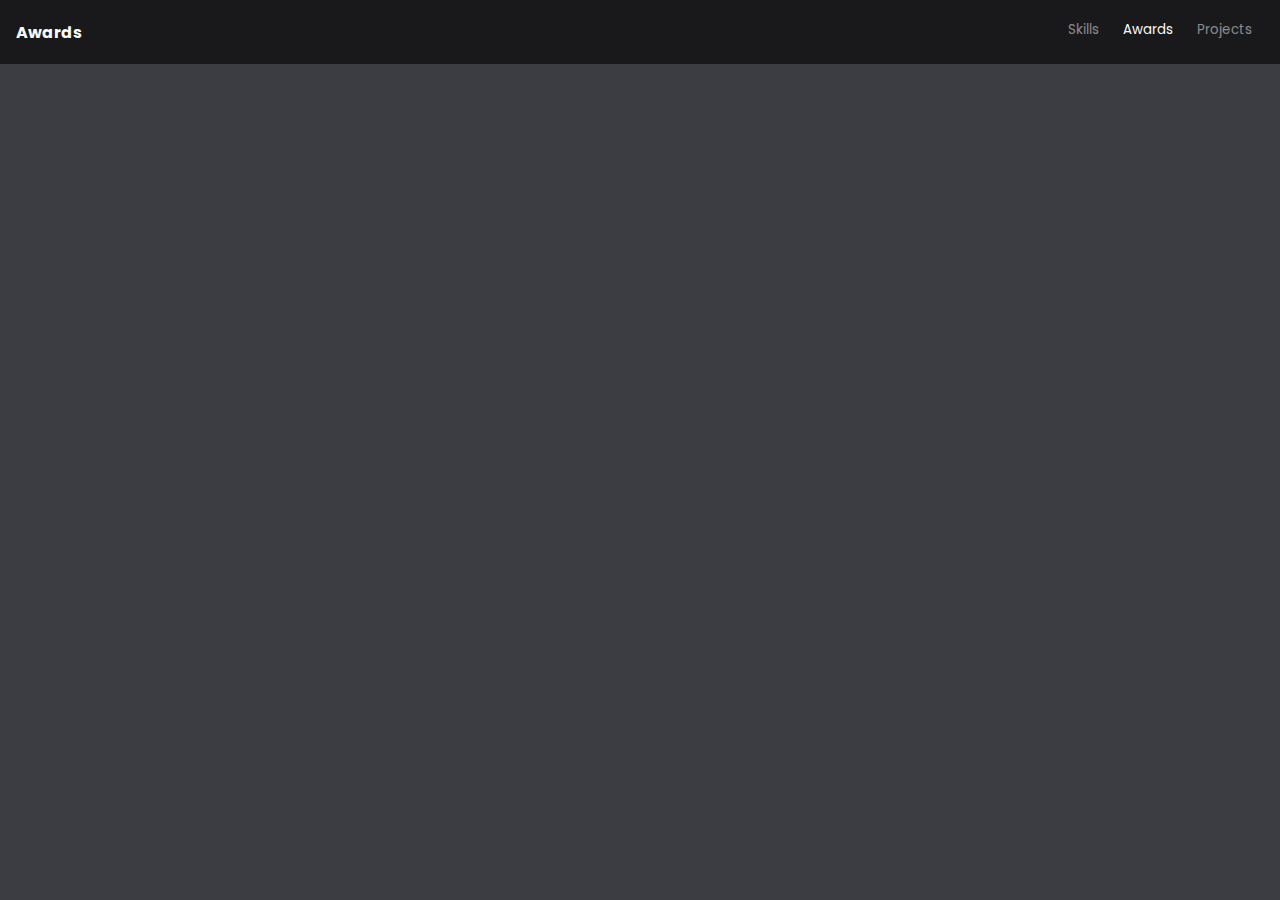
<file: navigation/index.html>
<!DOCTYPE html>
<html lang="en">
  <head>
    <meta charset="UTF-8" />
    <meta http-equiv="X-UA-Compatible" content="IE=edge" />
    <meta name="viewport" content="width=device-width, initial-scale=1.0" />
    <title>Navbar 1</title>
    <link rel="preconnect" href="https://fonts.googleapis.com" />
    <link rel="preconnect" href="https://fonts.gstatic.com" crossorigin />
    <link
      href="https://fonts.googleapis.com/css2?family=Poppins:wght@300;400;500&display=swap"
      rel="stylesheet"
    />
    <link
      href="https://fonts.googleapis.com/icon?family=Material+Icons"
      rel="stylesheet"
    />
    <link href="./style.css" rel="stylesheet" />
  </head>
  <body>
    <nav class="navbar">
      <div class="navbar-overlay" onclick="toggleMenuOpen()"></div>

      <button type="button" class="navbar-burger" onclick="toggleMenuOpen()">
        <span class="material-icons">menu</span>
      </button>
      <h1 class="navbar-title">Awards</h1>
      <nav class="navbar-menu">
        <button type="button">Skills</button>
        <button type="button" class="active">Awards</button>
        <button type="button">Projects</button>
      </nav>
    </nav>
    <script type="text/javascript" src="./main.js"></script>
  </body>
</html>
</file>
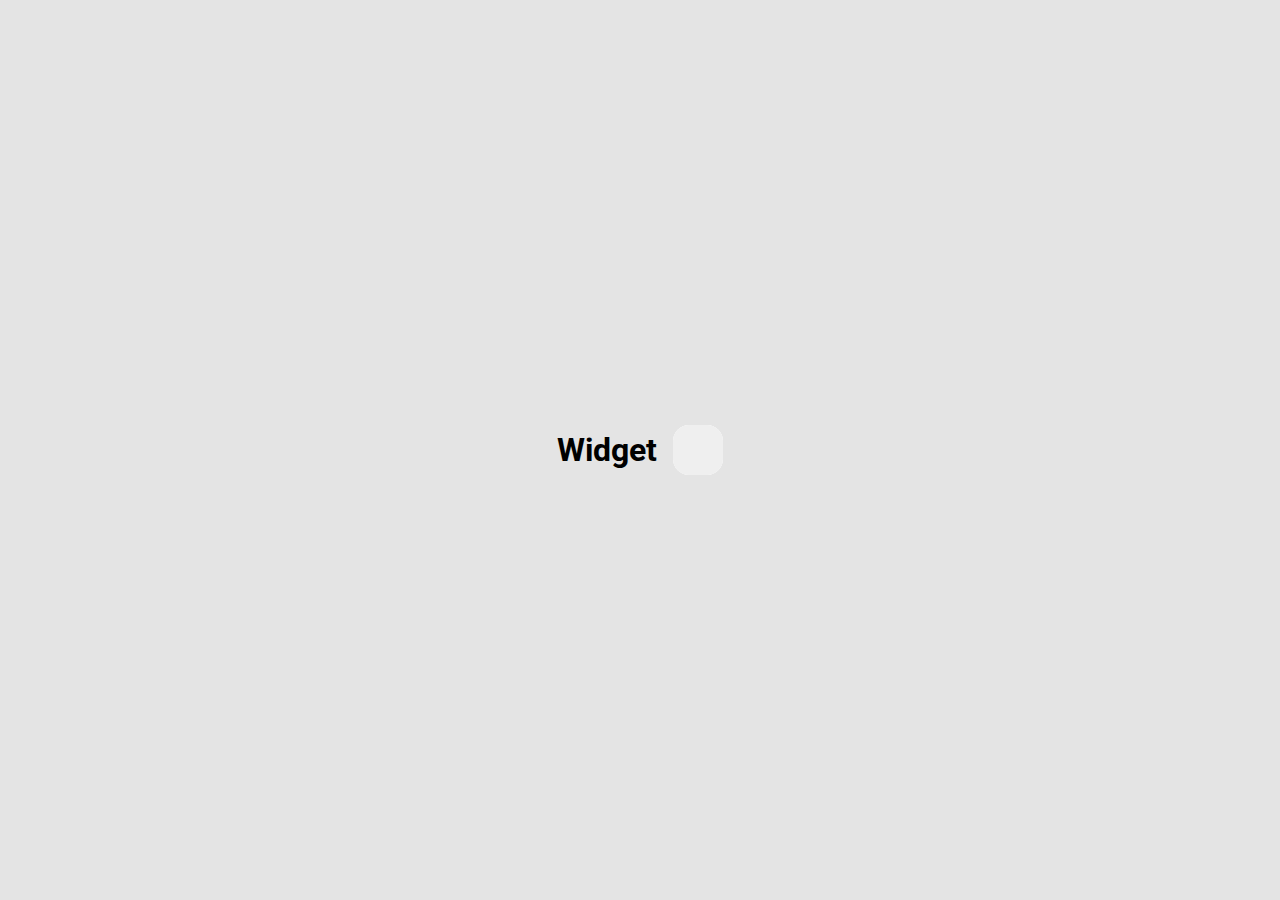
<file: SearchWidget/index.html>
<!DOCTYPE html>
<html lang="en">
  <head>
    <meta charset="UTF-8" />
    <meta name="viewport" content="width=device-width, initial-scale=1.0" />
    <title>Document</title>
    <link
      rel="stylesheet"
      href="https://cdnjs.cloudflare.com/ajax/libs/font-awesome/6.6.0/css/all.min.css"
      integrity="sha512-Kc323vGBEqzTmouAECnVceyQqyqdsSiqLQISBL29aUW4U/M7pSPA/gEUZQqv1cwx4OnYxTxve5UMg5GT6L4JJg=="
      crossorigin="anonymous"
      referrerpolicy="no-referrer"
    />
    <link rel="stylesheet" href="style.css" />
  </head>
  <body>
    <h1>Widget</h1>
    <div class="search">
      <input type="text" class="input" placeholder="Search..." />
      <button class="btn">
        <i class="fas fa-search"></i>
      </button>
    </div>
    <script src="./script.js"></script>
  </body>
</html>
</file>
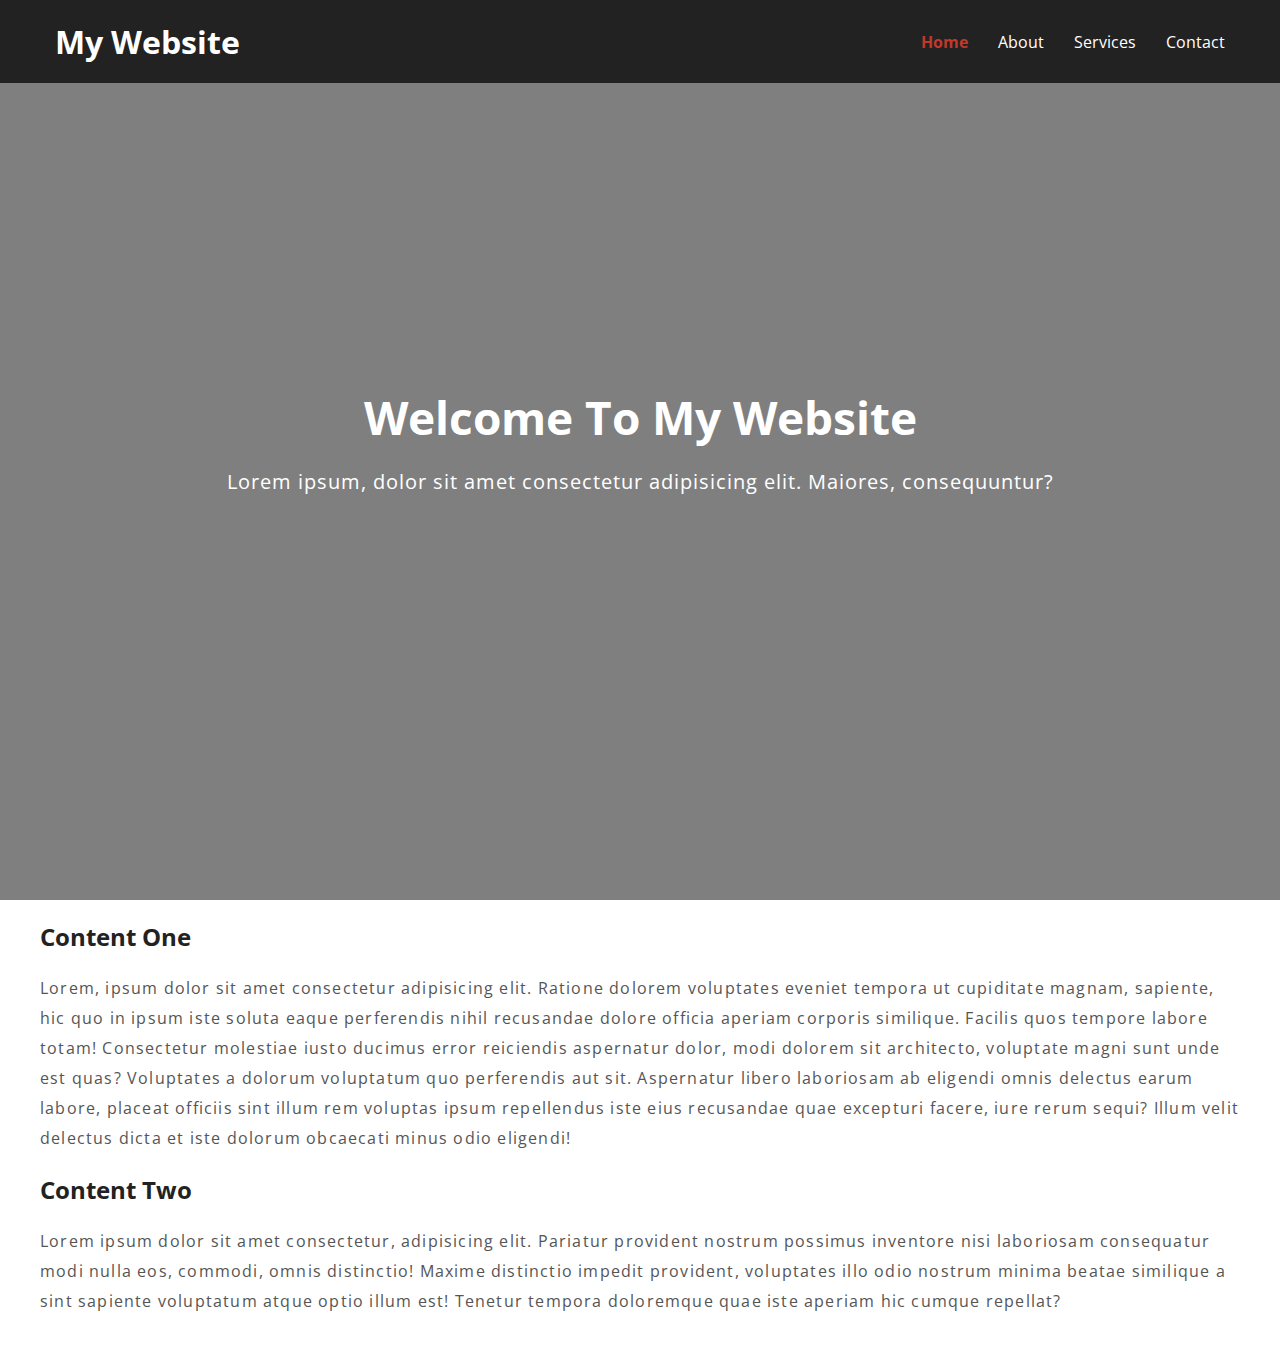
<file: sticky-navigation-menu/index.html>
<!DOCTYPE html>
<html lang="en">
  <head>
    <meta charset="UTF-8" />
    <meta name="viewport" content="width=device-width, initial-scale=1.0" />
    <link rel="stylesheet" href="style.css" />
    <title>Sticky Navigation</title>
  </head>
  <body>
    <nav class="nav">
      <div class="container">
        <h1 class="logo"><a href="/index.html">My Website</a></h1>
        <ul>
          <li><a href="#" class="current">Home</a></li>
          <li><a href="#">About</a></li>
          <li><a href="#">Services</a></li>
          <li><a href="#">Contact</a></li>
        </ul>
      </div>
    </nav>

    <div class="hero">
      <div class="container">
        <h1>Welcome To My Website</h1>
        <p>
          Lorem ipsum, dolor sit amet consectetur adipisicing elit. Maiores,
          consequuntur?
        </p>
      </div>
    </div>

    <section class="container content">
      <h2>Content One</h2>
      <p>
        Lorem, ipsum dolor sit amet consectetur adipisicing elit. Ratione
        dolorem voluptates eveniet tempora ut cupiditate magnam, sapiente, hic
        quo in ipsum iste soluta eaque perferendis nihil recusandae dolore
        officia aperiam corporis similique. Facilis quos tempore labore totam!
        Consectetur molestiae iusto ducimus error reiciendis aspernatur dolor,
        modi dolorem sit architecto, voluptate magni sunt unde est quas?
        Voluptates a dolorum voluptatum quo perferendis aut sit. Aspernatur
        libero laboriosam ab eligendi omnis delectus earum labore, placeat
        officiis sint illum rem voluptas ipsum repellendus iste eius recusandae
        quae excepturi facere, iure rerum sequi? Illum velit delectus dicta et
        iste dolorum obcaecati minus odio eligendi!
      </p>

      <h3>Content Two</h3>
      <p>
        Lorem ipsum dolor sit amet consectetur, adipisicing elit. Pariatur
        provident nostrum possimus inventore nisi laboriosam consequatur modi
        nulla eos, commodi, omnis distinctio! Maxime distinctio impedit
        provident, voluptates illo odio nostrum minima beatae similique a sint
        sapiente voluptatum atque optio illum est! Tenetur tempora doloremque
        quae iste aperiam hic cumque repellat?
      </p>
    </section>

    <script src="script.js"></script>
  </body>
</html>
</file>
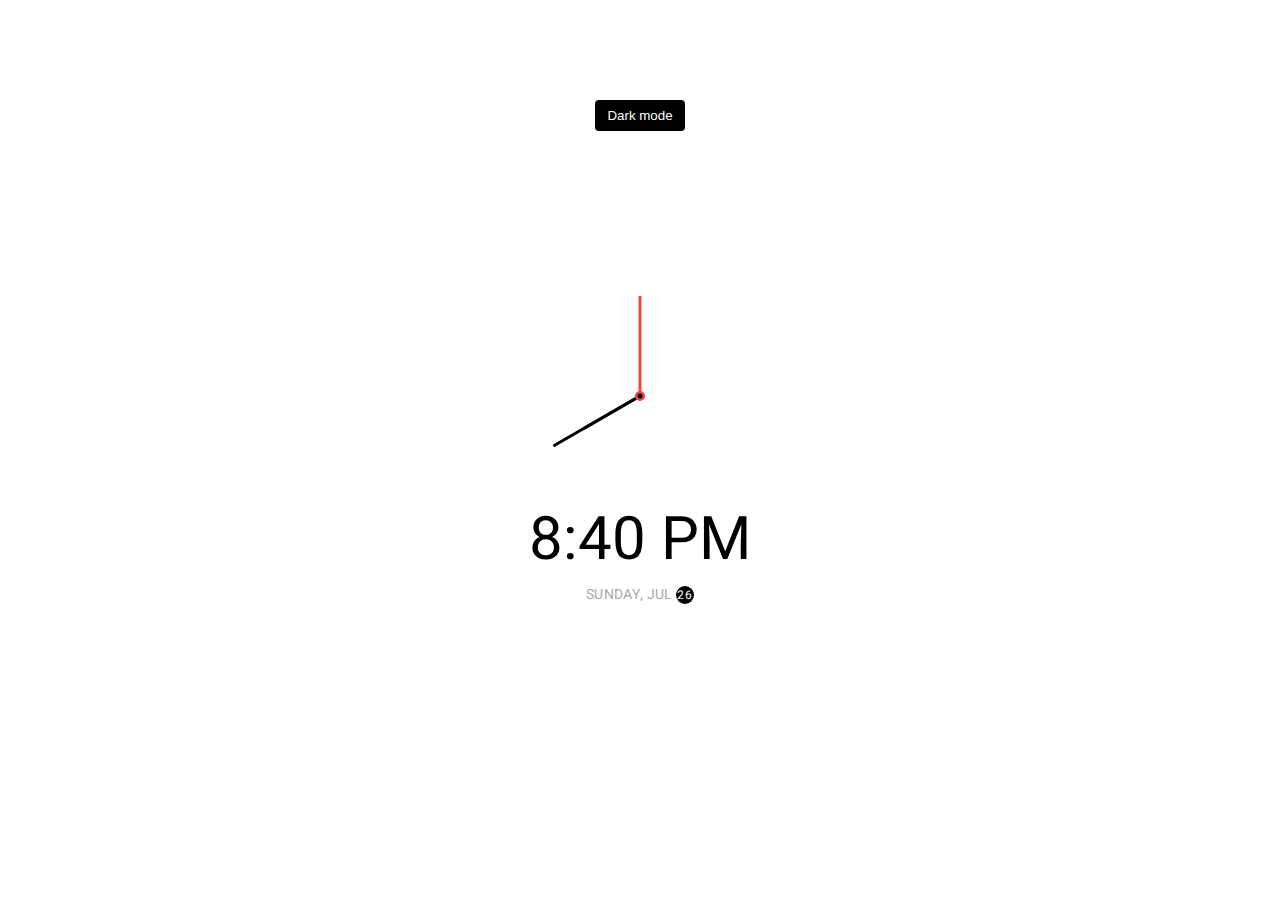
<file: Theme-Clock/index.html>
<!DOCTYPE html>
<html lang="en">
  <head>
    <meta charset="UTF-8" />
    <meta name="viewport" content="width=device-width, initial-scale=1.0" />
    <link rel="stylesheet" href="style.css" />
    <title>Theme Clock</title>
  </head>
  <body>
    <!-- Inspired by this dribbble shot https://dribbble.com/shots/5958443-Alarm-clock -->

    <button class="toggle">Dark mode</button>

    <div class="clock-container">
      <div class="clock">
        <div class="needle hour"></div>
        <div class="needle minute"></div>
        <div class="needle second"></div>
        <div class="center-point"></div>
      </div>

      <div class="time"></div>
      <div class="date"></div>
    </div>

    <script src="script.js"></script>
  </body>
</html>
</file>
<file: navigation/style.css>
* {
  box-sizing: border-box;
}

body {
  background: #3b3d43;
}

button {
  border: 0;
  padding: 0;
  font-family: inherit;
  background: transparent;
  color: inherit;
  cursor: pointer;
}

.navbar {
  position: fixed;
  z-index: 1;
  top: 0;
  left: 0;
  display: flex;
  align-items: center;
  justify-content: center;
  width: 100%;
  height: 64px;
  background: #19191c;
  color: #f9f9f9;
  font-family: "Poppins";
  box-sizing: border-box;
}

@media only screen and (min-width: 600px) {
  .navbar {
    justify-content: space-between;
    padding: 0 0 0 16px;
  }
}

.navbar-overlay {
  position: fixed;
  z-index: 2;
  top: 0;
  left: 0;
  width: 100%;
  height: 100%;
  background: rgba(0, 0, 0, 0.5);
  visibility: hidden;
  opacity: 0;
  transition: 0.3s;
}

body.open .navbar-overlay {
  visibility: visible;
  opacity: 1;
}

@media only screen and (min-width: 600px) {
  .navbar-overlay {
    display: none;
  }
}

.navbar-burger {
  position: absolute;
  top: 0;
  left: 0;
  display: grid;
  place-items: center;
  width: 64px;
  height: 64px;
  padding: 0;
}

@media only screen and (min-width: 600px) {
  .navbar-burger {
    display: none;
  }
}

.navbar-title {
  margin: 0;
  font-size: 16px;
}

.navbar-menu {
  position: fixed;
  z-index: 3;
  top: 0;
  left: 0;
  translate: -100% 0;
  width: 270px;
  height: 100%;
  padding: 20px;
  display: flex;
  gap: 8px;
  flex-direction: column;
  align-items: flex-start;
  background: #000000;
  visibility: hidden;
  transition: translate 0.3s;
}

body.open .navbar-menu {
  translate: 0 0;
  visibility: visible;
}

@media only screen and (min-width: 600px) {
  .navbar-menu {
    position: static;
    translate: 0 0;
    width: auto;
    background: transparent;
    flex-direction: row;
    visibility: visible;
  }
}

.navbar-menu > button {
  color: rgba(255, 255, 255, 0.5);
  background: transparent;
  padding: 0 8px;
}

.navbar-menu > button.active {
  color: inherit;
}
</file>
<file: SearchWidget/style.css>
@import url("https://fonts.googleapis.com/css2?family=Roboto:wght@400;700&display=swap");

* {
  box-sizing: border-box;
}

body {
  background: #e4e4e4;
  font-family: "Roboto", sans-serif;
  display: flex;
  align-items: center;
  justify-content: center;
  height: 100vh;
  overflow: hidden;
  margin: 0;
  gap: 16px;
}

.search {
  position: relative;
  height: 50px;
}

.search .input {
  /* background-color: #fff; */
  border: 0;
  font-size: 18px;
  padding: 15px;
  height: 50px;
  width: 50px;
  transition: width 0.5s ease;
  border-radius: 16px;
}

.btn {
  border: 0;
  cursor: pointer;
  font-size: 24px;
  position: absolute;
  top: 0;
  left: 0;
  height: 50px;
  width: 50px;
  transition: transform 0.5s ease;
  border-radius: 16px;
}

.btn:focus,
.input:focus {
  outline: none;
  gap: 8px;
}

.search.active .input {
  width: 200px;
}

.search.active .btn {
  transform: translateX(198px);
}
</file>
<file: sticky-navigation-menu/style.css>
@import url("https://fonts.googleapis.com/css?family=Open+Sans");

* {
  box-sizing: border-box;
  margin: 0;
  padding: 0;
}

body {
  font-family: "Open Sans", sans-serif;
  color: #222;
  padding-bottom: 50px;
}

.container {
  max-width: 1200px;
  margin: 0 auto;
}

.nav {
  position: fixed;
  background-color: #222;
  top: 0;
  left: 0;
  right: 0;
  transition: all 0.3s ease-in-out;
}

.nav .container {
  display: flex;
  justify-content: space-between;
  align-items: center;
  padding: 20px 0;
  transition: all 0.3s ease-in-out;
}

.nav ul {
  display: flex;
  list-style-type: none;
  align-items: center;
  justify-content: center;
}

.nav a {
  color: #fff;
  text-decoration: none;
  padding: 7px 15px;
  transition: all 0.3s ease-in-out;
}

.nav.active {
  background-color: #fff;
  box-shadow: 0 2px 10px rgba(0, 0, 0, 0.3);
}

.nav.active a {
  color: #000;
}

.nav.active .container {
  padding: 10px 0;
}

.nav a.current,
.nav a:hover {
  color: #c0392b;
  font-weight: bold;
}

.hero {
  background-image: url("https://images.pexels.com/photos/450035/pexels-photo-450035.jpeg?auto=compress&cs=tinysrgb&dpr=2&h=750&w=1260");
  background-repeat: no-repeat;
  background-size: cover;
  background-position: bottom center;
  height: 100vh;
  color: #fff;
  display: flex;
  justify-content: center;
  align-items: center;
  text-align: center;
  position: relative;
  margin-bottom: 20px;
  z-index: -2;
}

.hero::before {
  content: "";
  position: absolute;
  top: 0;
  left: 0;
  width: 100%;
  height: 100%;
  background-color: rgba(0, 0, 0, 0.5);
  z-index: -1;
}

.hero h1 {
  font-size: 46px;
  margin: -20px 0 20px;
}

.hero p {
  font-size: 20px;
  letter-spacing: 1px;
}

.content h2,
.content h3 {
  font-size: 150%;
  margin: 20px 0;
}

.content p {
  color: #555;
  line-height: 30px;
  letter-spacing: 1.2px;
}
</file>
<file: Theme-Clock/style.css>
@import url("https://fonts.googleapis.com/css?family=Heebo:300&display=swap");

* {
  box-sizing: border-box;
}

:root {
  --primary-color: #000;
  --secondary-color: #fff;
}

html {
  transition: all 0.5s ease-in;
}

html.dark {
  --primary-color: #fff;
  --secondary-color: #333;
}

html.dark {
  background-color: #111;
  color: var(--primary-color);
}

body {
  font-family: "Heebo", sans-serif;
  display: flex;
  align-items: center;
  justify-content: center;
  height: 100vh;
  overflow: hidden;
  margin: 0;
}

.toggle {
  cursor: pointer;
  background-color: var(--primary-color);
  color: var(--secondary-color);
  border: 0;
  border-radius: 4px;
  padding: 8px 12px;
  position: absolute;
  top: 100px;
}

.toggle:focus {
  outline: none;
}

.clock-container {
  display: flex;
  flex-direction: column;
  justify-content: space-between;
  align-items: center;
}

.clock {
  position: relative;
  width: 200px;
  height: 200px;
}

.needle {
  background-color: var(--primary-color);
  position: absolute;
  top: 50%;
  left: 50%;
  height: 65px;
  width: 3px;
  transform-origin: bottom center;
  transition: all 0.5s ease-in linear;
}

.needle.hour {
  transform: translate(-50%, -100%) rotate(0deg);
}

.needle.minute {
  transform: translate(-50%, -100%) rotate(0deg);
  height: 100px;
}

.needle.second {
  transform: translate(-50%, -100%) rotate(0deg);
  height: 100px;
  background-color: #e74c3c;
}

.center-point {
  background-color: #e74c3c;
  width: 10px;
  height: 10px;
  position: absolute;
  top: 50%;
  left: 50%;
  transform: translate(-50%, -50%);
  border-radius: 50%;
}

.center-point::after {
  content: "";
  background-color: var(--primary-color);
  width: 5px;
  height: 5px;
  position: absolute;
  top: 50%;
  left: 50%;
  transform: translate(-50%, -50%);
  border-radius: 50%;
}

.time {
  font-size: 60px;
}

.date {
  color: #aaa;
  font-size: 14px;
  letter-spacing: 0.3px;
  text-transform: uppercase;
}

.date .circle {
  background-color: var(--primary-color);
  color: var(--secondary-color);
  border-radius: 50%;
  height: 18px;
  width: 18px;
  display: inline-flex;
  align-items: center;
  justify-content: center;
  line-height: 18px;
  transition: all 0.5s ease-in;
  font-size: 12px;
}
</file>
